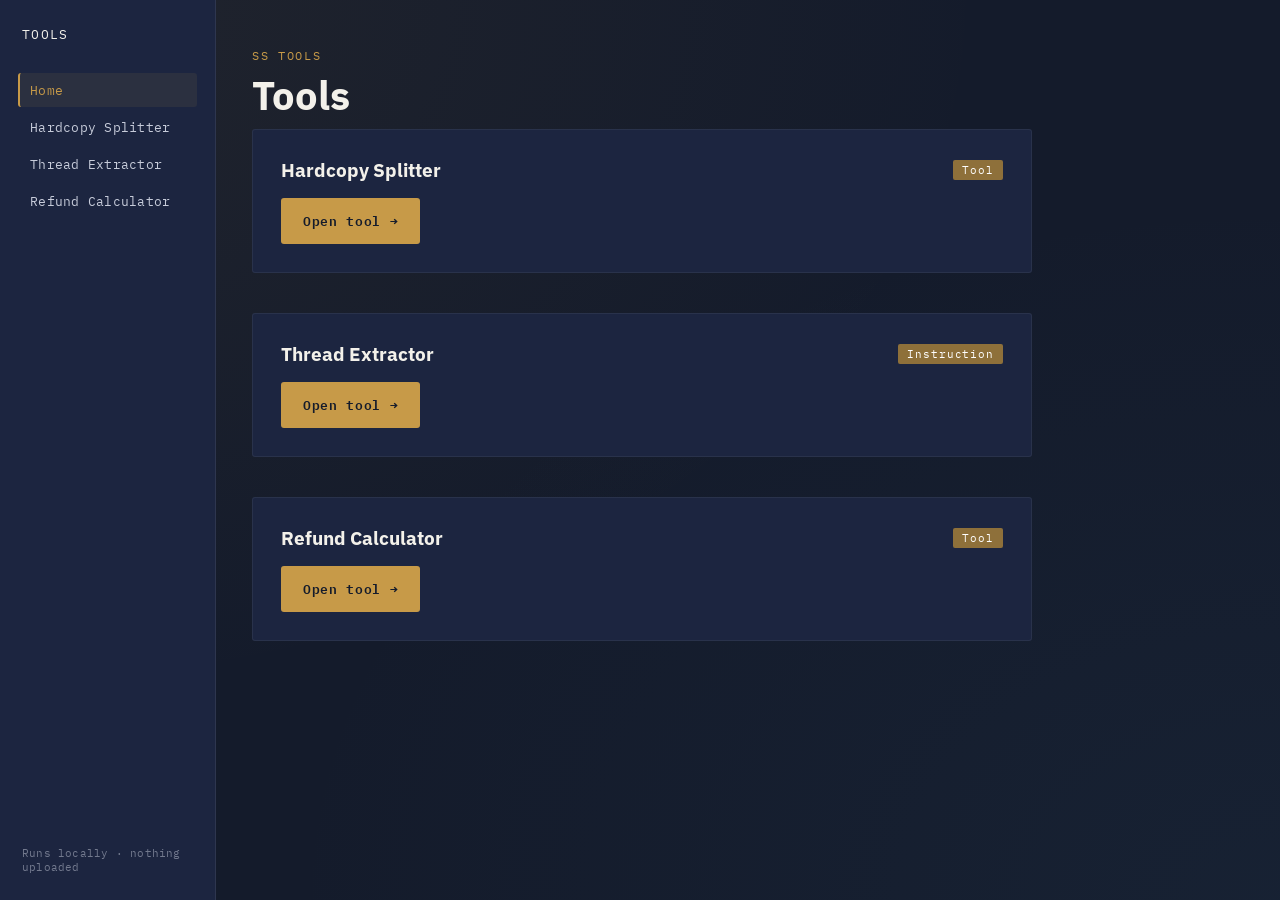
<file: index.html>
<!DOCTYPE html>
<html lang="en">
<head>
<meta charset="UTF-8">
<meta name="viewport" content="width=device-width, initial-scale=1.0">
<title>Splitter — Ops Tools</title>
<link rel="preconnect" href="https://fonts.googleapis.com">
<link rel="preconnect" href="https://fonts.gstatic.com" crossorigin>
<link href="https://fonts.googleapis.com/css2?family=IBM+Plex+Mono:wght@400;500;600&family=IBM+Plex+Sans:wght@400;500;600;700&display=swap" rel="stylesheet">
<link rel="stylesheet" href="styles.css">
<style>
  .tool-grid{
    display: grid;
    grid-template-columns: 1fr;
    gap: 16px;
  }
  .tool-card{
    display: flex;
    flex-direction: column;
    gap: 10px;
  }
  .tool-card .row-top{
    display:flex; align-items:center; justify-content:space-between; gap: 12px; flex-wrap: wrap;
  }
  .tool-tag{
    font-family: var(--mono);
    font-size: 11px;
    letter-spacing: 0.08em;
    color: #fff;
    padding: 3px 9px;
    border-radius: 2px;
  }
  .tool-tag.internal{ background: var(--gold-dim); }
  .tool-tag.external{ background: var(--en); }
  .tool-card h2{
    font-size: 19px;
    margin: 0;
    color: var(--text-hi);
  }
  .tool-card p{
    color: var(--text-lo);
    font-size: 14px;
    line-height: 1.55;
    margin: 0;
    max-width: 62ch;
  }
  .tool-card .row-bottom{
    margin-top: 6px;
    display: flex; align-items: center; gap: 14px; flex-wrap: wrap;
  }
  .tool-card .note{
    font-family: var(--mono);
    font-size: 12px;
    color: var(--text-lo);
    opacity: 0.75;
  }
</style>
</head>
<body>

<div class="app-shell">
<nav class="side-nav">
  <a class="brand" href="index.html">Tools</a>
  <div class="side-nav-links">
    <a href="index.html" class="current">Home</a>
    <a href="splitter.html">Hardcopy Splitter</a>
    <a href="extractor.html">Thread Extractor</a>
    <a href="refund.html">Refund Calculator</a>
  </div>
  <div class="side-nav-foot">Runs locally · nothing uploaded</div>
</nav>

<main class="main-content">
<div class="wrap">
  <p class="eyebrow">SS Tools</p>
  <h1>Tools</h1>

  <div class="tool-grid">

    <a class="card tool-card" href="splitter.html" style="text-decoration:none;">
      <div class="row-top">
        <h2>Hardcopy Splitter</h2>
        <span class="tool-tag internal">Tool</span>
      </div>
      <div class="row-bottom">
        <span class="btn-gold">Open tool →</span>
      </div>
    </a>

    <a class="card tool-card" href="extractor.html" style="text-decoration:none;">
      <div class="row-top">
        <h2>Thread Extractor</h2>
        <span class="tool-tag internal">Instruction</span>
      </div>
      <div class="row-bottom">
        <span class="btn-gold">Open tool →</span>
      </div>
    </a>

    <a class="card tool-card" href="refund.html" style="text-decoration:none;">
      <div class="row-top">
        <h2>Refund Calculator</h2>
        <span class="tool-tag internal">Tool</span>
      </div>
      <div class="row-bottom">
        <span class="btn-gold">Open tool →</span>
      </div>
    </a>

  </div>

</div>
</main>
</div>

</body>
</html>
</file>
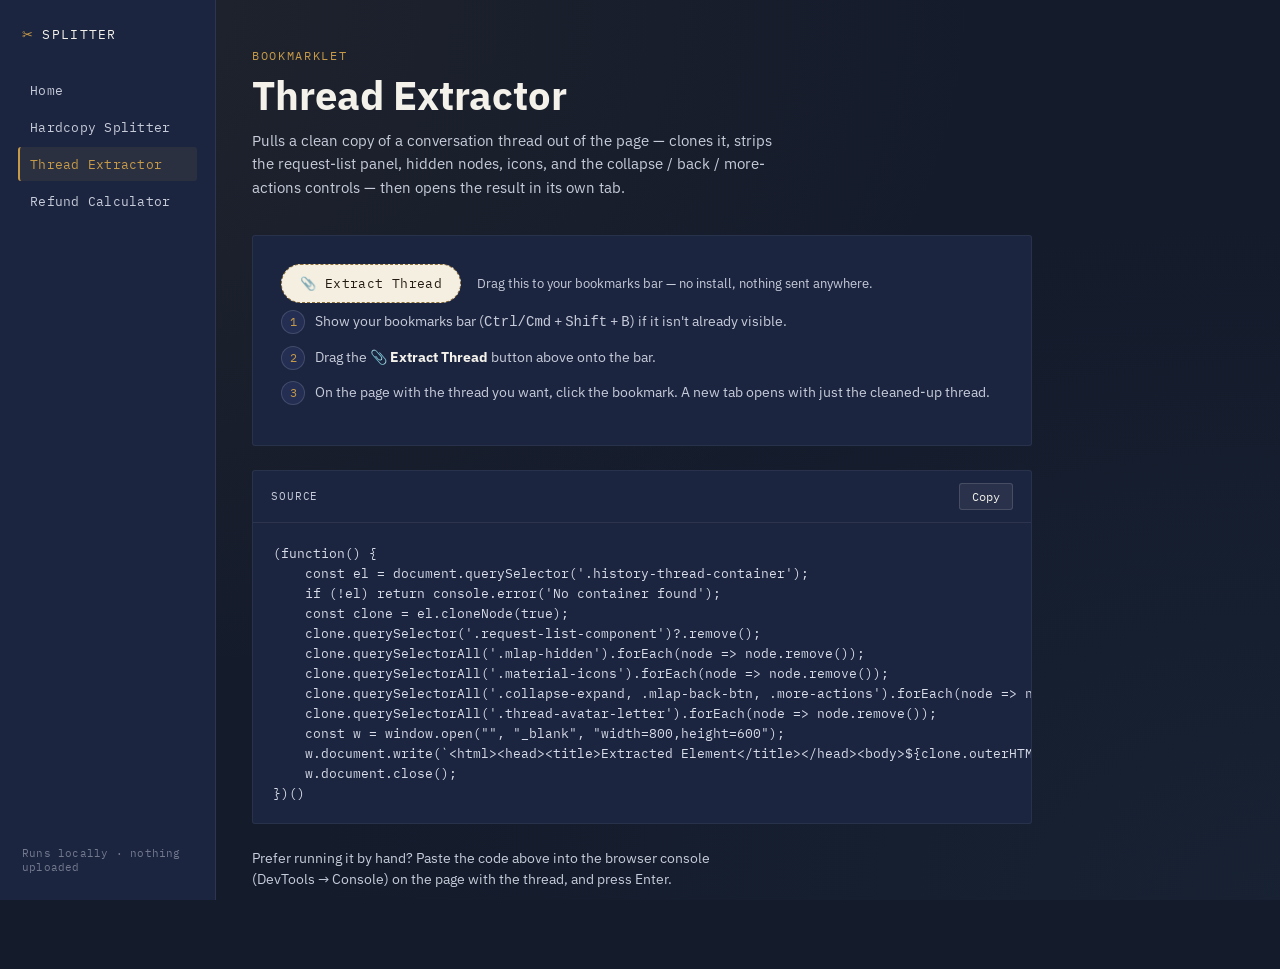
<file: extractor.html>
<!DOCTYPE html>
<html lang="en">
<head>
<meta charset="UTF-8">
<meta name="viewport" content="width=device-width, initial-scale=1.0">
<title>Thread Extractor</title>
<link rel="preconnect" href="https://fonts.googleapis.com">
<link rel="preconnect" href="https://fonts.gstatic.com" crossorigin>
<link href="https://fonts.googleapis.com/css2?family=IBM+Plex+Mono:wght@400;500;600&family=IBM+Plex+Sans:wght@400;500;600;700&display=swap" rel="stylesheet">
<link rel="stylesheet" href="styles.css">
<style>
  .bookmarklet-row{
    display: flex;
    align-items: center;
    gap: 16px;
    flex-wrap: wrap;
    margin-bottom: 8px;
  }
  .bookmarklet-link{
    font-family: var(--mono);
    font-size: 13px;
    letter-spacing: 0.03em;
    background: var(--stub);
    color: var(--ink-text);
    border: 1.5px dashed var(--gold-dim);
    padding: 10px 18px;
    border-radius: 20px;
    text-decoration: none;
    cursor: grab;
    display: inline-flex;
    align-items: center;
    gap: 8px;
  }
  .bookmarklet-link:active{ cursor: grabbing; }
  .drag-hint{
    font-size: 12.5px;
    color: var(--text-lo);
  }
  .drag-hint kbd{
    font-family: var(--mono);
    background: rgba(255,255,255,0.08);
    border: 1px solid rgba(255,255,255,0.15);
    border-radius: 3px;
    padding: 1px 6px;
    font-size: 11px;
  }

  .code-card{
    padding: 0;
    overflow: hidden;
  }
  .code-head{
    display: flex; align-items: center; justify-content: space-between;
    padding: 12px 18px;
    border-bottom: 1px solid rgba(255,255,255,0.07);
  }
  .code-head span{
    font-family: var(--mono); font-size: 11px; letter-spacing: 0.08em;
    text-transform: uppercase; color: var(--text-lo);
  }
  .copy-btn{
    font-family: var(--mono); font-size: 12px;
    background: rgba(255,255,255,0.06);
    border: 1px solid rgba(255,255,255,0.14);
    color: var(--text-hi);
    padding: 5px 12px;
    border-radius: 3px;
    cursor: pointer;
  }
  .copy-btn:hover{ border-color: var(--gold); }
  .copy-btn.copied{ color: var(--gold); border-color: var(--gold); }
  pre.code-block{
    margin: 0;
    padding: 20px;
    overflow-x: auto;
    font-family: var(--mono);
    font-size: 12.5px;
    line-height: 1.6;
    color: #D7DCE8;
  }

  .steps{
    counter-reset: step;
    list-style: none;
    padding: 0;
    margin: 0;
  }
  .steps li{
    position: relative;
    padding-left: 34px;
    margin-bottom: 14px;
    font-size: 14px;
    color: var(--text-lo);
    line-height: 1.5;
  }
  .steps li::before{
    counter-increment: step;
    content: counter(step);
    position: absolute; left: 0; top: -1px;
    width: 22px; height: 22px;
    background: var(--ink-panel-hi);
    border: 1px solid rgba(255,255,255,0.14);
    border-radius: 50%;
    color: var(--gold);
    font-family: var(--mono); font-size: 12px;
    display: flex; align-items: center; justify-content: center;
  }
  .steps li strong{ color: var(--text-hi); }
  .steps li code{
    font-family: var(--mono);
    background: rgba(255,255,255,0.06);
    padding: 1px 6px;
    border-radius: 3px;
    font-size: 12.5px;
  }

  .note-box{
    font-size: 13px;
    color: var(--text-lo);
    background: rgba(199,154,72,0.06);
    border: 1px solid rgba(199,154,72,0.25);
    border-radius: var(--radius);
    padding: 12px 16px;
    margin-top: 18px;
  }
</style>
</head>
<body>

<div class="app-shell">
<nav class="side-nav">
  <a class="brand" href="index.html"><span class="snip">✂</span> Splitter</a>
  <div class="side-nav-links">
    <a href="index.html">Home</a>
    <a href="splitter.html">Hardcopy Splitter</a>
    <a href="extractor.html" class="current">Thread Extractor</a>
    <a href="refund.html">Refund Calculator</a>
  </div>
  <div class="side-nav-foot">Runs locally · nothing uploaded</div>
</nav>

<main class="main-content">
<div class="wrap">

  <p class="eyebrow">Bookmarklet</p>
  <h1>Thread Extractor</h1>
  <p class="sub">Pulls a clean copy of a conversation thread out of the page — clones it, strips the request-list panel, hidden nodes, icons, and the collapse / back / more-actions controls — then opens the result in its own tab.</p>

  <div class="card">
    <div class="bookmarklet-row">
      <a class="bookmarklet-link" id="bookmarkletLink" href="#" title="Drag me to your bookmarks bar">📎 Extract Thread</a>
      <span class="drag-hint">Drag this to your bookmarks bar — no install, nothing sent anywhere.</span>
    </div>
    <ol class="steps">
      <li>Show your bookmarks bar (<kbd>Ctrl/Cmd</kbd> + <kbd>Shift</kbd> + <kbd>B</kbd>) if it isn't already visible.</li>
      <li>Drag the <strong>📎 Extract Thread</strong> button above onto the bar.</li>
      <li>On the page with the thread you want, click the bookmark. A new tab opens with just the cleaned-up thread.</li>
    </ol>
  </div>

  <div class="card code-card">
    <div class="code-head">
      <span>Source</span>
      <button class="copy-btn" id="copyBtn" type="button">Copy</button>
    </div>
    <pre class="code-block" id="codeBlock"></pre>
  </div>

  <p class="sub" style="margin-bottom:0; font-size:13.5px;">Prefer running it by hand? Paste the code above into the browser console (DevTools → Console) on the page with the thread, and press Enter.</p>

</div>
</main>
</div>

<script>
const snippetLines = [
  '(function() {',
  '    const el = document.querySelector(\'.history-thread-container\');',
  '    if (!el) return console.error(\'No container found\');',
  '    const clone = el.cloneNode(true);',
  '    clone.querySelector(\'.request-list-component\')?.remove();',
  '    clone.querySelectorAll(\'.mlap-hidden\').forEach(node => node.remove());',
  '    clone.querySelectorAll(\'.material-icons\').forEach(node => node.remove());',
  '    clone.querySelectorAll(\'.collapse-expand, .mlap-back-btn, .more-actions\').forEach(node => node.remove());',
  '    clone.querySelectorAll(\'.thread-avatar-letter\').forEach(node => node.remove());',
  '    const w = window.open("", "_blank", "width=800,height=600");',
  '    w.document.write(`<html><head><title>Extracted Element</title></head><body>${clone.outerHTML}</body></html>`);',
  '    w.document.close();',
  '})()'
];
const snippet = snippetLines.join('\n');

document.getElementById('codeBlock').textContent = snippet;
document.getElementById('bookmarkletLink').href = 'javascript:' + encodeURIComponent(snippet);

document.getElementById('copyBtn').addEventListener('click', async () => {
  const btn = document.getElementById('copyBtn');
  try{
    await navigator.clipboard.writeText(snippet);
    btn.textContent = 'Copied';
    btn.classList.add('copied');
    setTimeout(() => { btn.textContent = 'Copy'; btn.classList.remove('copied'); }, 1600);
  }catch(err){
    btn.textContent = 'Select & copy manually';
  }
});
</script>
</body>
</html>
</file>
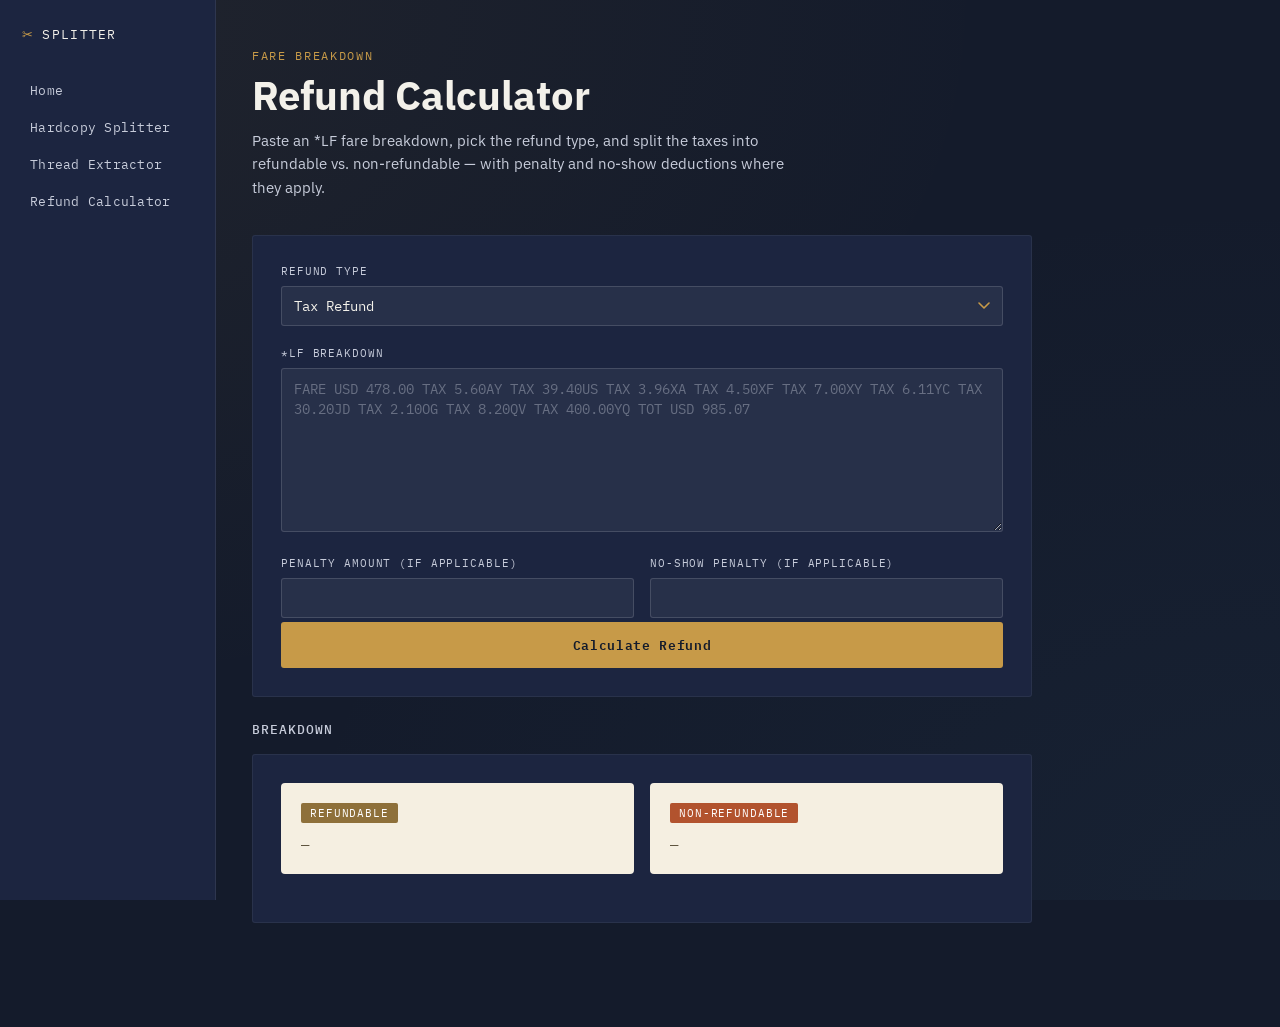
<file: refund.html>
<!DOCTYPE html>
<html lang="en">
<head>
<meta charset="UTF-8">
<meta name="viewport" content="width=device-width, initial-scale=1.0">
<title>Refund Calculator</title>
<link rel="preconnect" href="https://fonts.googleapis.com">
<link rel="preconnect" href="https://fonts.gstatic.com" crossorigin>
<link href="https://fonts.googleapis.com/css2?family=IBM+Plex+Mono:wght@400;500;600&family=IBM+Plex+Sans:wght@400;500;600;700&display=swap" rel="stylesheet">
<link rel="stylesheet" href="styles.css">
<style>
  .field{
    margin-bottom: 20px;
  }
  .field label{
    display: block;
    font-family: var(--mono);
    font-size: 11px;
    letter-spacing: 0.08em;
    text-transform: uppercase;
    color: var(--text-lo);
    margin-bottom: 8px;
  }
  select, textarea, input[type="number"]{
    width: 100%;
    background: rgba(255,255,255,0.05);
    border: 1px solid rgba(255,255,255,0.14);
    color: var(--text-hi);
    font-family: var(--mono);
    font-size: 13.5px;
    padding: 10px 12px;
    border-radius: 3px;
  }
  select:focus, textarea:focus, input[type="number"]:focus{
    outline: 2px solid var(--gold);
    outline-offset: 1px;
  }
  textarea{
    resize: vertical;
    line-height: 1.5;
  }
  textarea::placeholder{ color: rgba(199,204,218,0.4); }
  select{
    appearance: none;
    background-image: url('data:image/svg+xml;utf8,<svg xmlns="http://www.w3.org/2000/svg" width="12" height="8"><path d="M1 1l5 5 5-5" stroke="%23C79A48" stroke-width="1.6" fill="none" stroke-linecap="round" stroke-linejoin="round"/></svg>');
    background-repeat: no-repeat;
    background-position: right 12px center;
    padding-right: 32px;
    cursor: pointer;
  }
  .penalty-row{
    display: grid;
    grid-template-columns: 1fr 1fr;
    gap: 16px;
  }
  @media (max-width: 560px){ .penalty-row{ grid-template-columns: 1fr; } }

  .calc-btn{
    width: 100%;
    margin-top: 4px;
  }

  .results-head h2{
    font-family: var(--mono); font-size: 13px; letter-spacing: 0.08em;
    text-transform: uppercase; color: var(--text-lo); margin: 0 0 16px; font-weight: 500;
  }
  .stubs{
    display: grid;
    grid-template-columns: 1fr 1fr;
    gap: 16px;
    margin-bottom: 20px;
  }
  @media (max-width: 560px){ .stubs{ grid-template-columns: 1fr; } }
  .stub{
    background: var(--stub);
    color: var(--ink-text);
    border-radius: 4px;
    padding: 18px 20px;
  }
  .stub .tag{
    display:inline-block;
    font-family: var(--mono); font-size: 11px; letter-spacing: 0.08em;
    color: #fff; padding: 3px 9px; border-radius: 2px; margin-bottom: 10px;
  }
  .stub.refundable .tag{ background: var(--gold-dim); }
  .stub.nonrefundable .tag{ background: var(--es); }
  .stub pre{
    margin: 0;
    font-family: var(--mono);
    font-size: 13.5px;
    font-weight: 600;
    line-height: 1.6;
    white-space: pre-wrap;
    word-break: break-word;
    min-height: 1.6em;
    color: var(--ink-text);
  }
  .stub pre:empty::before{
    content: "—";
    color: var(--ink-text-dim);
    font-weight: 400;
  }
  .total-line{
    font-size: 22px;
    font-weight: 700;
    padding-top: 4px;
    border-top: 1px solid rgba(255,255,255,0.1);
    margin-top: 4px;
  }
  .total-line:empty{ display: none; }

  .source-note{
    font-family: var(--mono);
    font-size: 11.5px;
    color: var(--text-lo);
    opacity: 0.6;
    margin-top: 28px;
  }
  .source-note a{ color: var(--text-lo); }
  .source-note a:hover{ color: var(--gold); }
</style>
</head>
<body>

<div class="app-shell">
<nav class="side-nav">
  <a class="brand" href="index.html"><span class="snip">✂</span> Splitter</a>
  <div class="side-nav-links">
    <a href="index.html">Home</a>
    <a href="splitter.html">Hardcopy Splitter</a>
    <a href="extractor.html">Thread Extractor</a>
    <a href="refund.html">Refund Calculator</a>
  </div>
</nav>

<main class="main-content">
<div class="wrap">

  <p class="eyebrow">Fare Breakdown</p>
  <h1>Refund Calculator</h1>
  <p class="sub">Paste an *LF fare breakdown, pick the refund type, and split the taxes into refundable vs. non-refundable — with penalty and no-show deductions where they apply.</p>

  <div class="card">
    <div class="field">
      <label for="refundType">Refund Type</label>
      <select id="refundType">
        <option value="tax">Tax Refund</option>
        <option value="normal">Normal Refund</option>
        <option disabled value="partial">Partial Refund</option>
      </select>
    </div>

    <div class="field">
      <label for="breakdown">*LF Breakdown</label>
      <textarea id="breakdown" rows="7" placeholder="FARE USD 478.00 TAX 5.60AY TAX 39.40US TAX 3.96XA TAX 4.50XF TAX 7.00XY TAX 6.11YC TAX 30.20JD TAX 2.10OG TAX 8.20QV TAX 400.00YQ TOT USD 985.07"></textarea>
    </div>

    <div class="penalty-row">
      <div class="field" style="margin-bottom:0;">
        <label for="penaltyInput">Penalty Amount (if applicable)</label>
        <input type="number" id="penaltyInput">
      </div>
      <div class="field" style="margin-bottom:0;">
        <label for="noShowPenaltyInput">No-Show Penalty (if applicable)</label>
        <input type="number" id="noShowPenaltyInput">
      </div>
    </div>

    <button id="calculate" class="btn-gold calc-btn" type="button">Calculate Refund</button>
  </div>

  <div class="results-head"><h2>Breakdown</h2></div>
  <div class="card">
    <div class="stubs">
      <div class="stub refundable">
        <span class="tag">REFUNDABLE</span>
        <pre id="refundableTaxes"></pre>
      </div>
      <div class="stub nonrefundable">
        <span class="tag">NON-REFUNDABLE</span>
        <pre id="nonRefundableTaxes"></pre>
      </div>
    </div>
    <p class="total-line" id="refundAmount"></p>
  </div>
</div>
</main>
</div>

<script>
var nonRefundableTaxCodesForTaxRefund = ["YQ", "YR", "US", "XF", "PI", "S4", "EQ", "E2", "ED", "L8", "O7", "I6", "N7", "N9", "PE", "CR", "BU", "DI", "FV", "FW", "BZ", "XL", "PH", "E3", "PA", "OU", "K3", "J9", "ZP"];
var nonRefundableTaxCodesForNormalRefund = ["PI", "S4", "EQ", "E2", "ED", "L8", "O7", "I6", "N7", "N9", "PE", "CR", "BU", "DI", "FV", "FW", "BZ", "XL", "PH", "E3", "PA", "OU", "K3", "J9"];
var selectedRefundType = 'tax'; // Default to 'tax'

function setRefundType(refundType) {
    selectedRefundType = refundType;
}

function calculateRefund() {
    // Get the breakdown from the user input
    var breakdown = document.getElementById("breakdown").value;
    // Split the breakdown into individual items
    var items = breakdown.split(/\s+/);
    // Initialize refund amount
    var refundAmount = 0.0;
    // Initialize refundable and non-refundable tax breakdowns
    var refundableTaxes = '';
    var nonRefundableTaxes = '';
    // Get the refund type
    var refundType = document.getElementById("refundType").value;
    // Find the fare amount
    var fareAmount = 0.0;
    for (var i = 0; i < items.length; i++) {
        if (items[i] === "FARE") {
            var amount = parseFloat(items[i + 2]);
            if (!isNaN(amount)) {
                fareAmount = amount;
                break;
            }
        }
    }
    // Get the penalty input
    var penaltyInput = document.getElementById("penaltyInput");
    var penaltyAmount = parseFloat(penaltyInput.value) || 0;
    // Get the "no-show" penalty input
    var noShowPenaltyInput = document.getElementById("noShowPenaltyInput");
    var noShowPenaltyAmount = parseFloat(noShowPenaltyInput.value) || 0;
    // Calculate the refund based on the refund type and categorize taxes
    for (var i = 0; i < items.length; i++) {
        if (items[i] === "TAX") {
            var taxCode = items[i + 1].slice(-2); // Extract the last two characters as the tax code
            var amount = parseFloat(items[i + 1]);
            if (!isNaN(amount) && taxCode) {
                if ((refundType === "tax" && nonRefundableTaxCodesForTaxRefund.includes(taxCode)) ||
                    (refundType === "normal" && nonRefundableTaxCodesForNormalRefund.includes(taxCode))) {
                    nonRefundableTaxes += 'TAX ' + amount.toFixed(2) + taxCode + '\n';
                } else {
                    refundableTaxes += 'TAX ' + amount.toFixed(2) + taxCode + '\n';
                    refundAmount += amount;
                }
            }
        }
    }
    var refundableTaxesAmount = 0.0;
    for (var i = 0; i < items.length; i++) {
        if (items[i] === "TAX") {
            var taxCode = items[i + 1].slice(-2); // Extract the last two characters as the tax code
            var amount = parseFloat(items[i + 1]);
            if (!isNaN(amount) && taxCode && !nonRefundableTaxCodesForTaxRefund.includes(taxCode)) {
                refundableTaxesAmount += amount;
            }
        }
    }
    // Calculate the refund amount based on the refund type, including penalties
    if (refundType === "normal") {
        refundAmount = fareAmount - penaltyAmount - noShowPenaltyAmount;
        if (refundAmount <= 0) {
            refundAmount = '<span style="color: var(--es);">Not possible(Penalties higher than fare)</span>';
        } else {
            refundAmount += refundableTaxesAmount;
        }
    }
    // Display the refundable and non-refundable tax breakdowns
    document.getElementById("refundableTaxes").textContent = refundableTaxes;
    document.getElementById("nonRefundableTaxes").textContent = nonRefundableTaxes;
    // Display the refund amount
    var refundAmountText = "Refund Amount: " + refundAmount;
    var coloredRefundAmountText = refundAmountText.replace(/\d+\.\d+/, '<span style="color: var(--gold);">$&</span>');
    document.getElementById("refundAmount").innerHTML = coloredRefundAmountText;
}

document.getElementById('calculate').addEventListener('click', calculateRefund);
</script>
</body>
</html>
</file>
<file: styles.css>
:root{
  --ink: #141B2B;
  --ink-panel: #1C2540;
  --ink-panel-hi: #232E52;
  --stub: #F5EFE1;
  --stub-dim: #E8DFC9;
  --gold: #C79A48;
  --gold-dim: #8E703A;
  --es: #B2532E;
  --en: #3C6E91;
  --text-lo: #C7CCDA;
  --text-hi: #F3F1EA;
  --ink-text: #241B12;
  --ink-text-dim: #5E543F;
  --radius: 3px;
  --mono: 'IBM Plex Mono', ui-monospace, monospace;
  --sans: 'IBM Plex Sans', system-ui, sans-serif;
}
*{ box-sizing: border-box; }
html,body{ margin:0; padding:0; }
body{
  background: var(--ink);
  background-image:
    radial-gradient(ellipse at top left, rgba(199,154,72,0.07), transparent 55%),
    radial-gradient(ellipse at bottom right, rgba(60,110,145,0.08), transparent 55%);
  background-attachment: fixed;
  color: var(--text-hi);
  font-family: var(--sans);
  min-height: 100vh;
}
a{ color: inherit; }
.wrap{ max-width: 780px; }

/* ---- app shell / side nav ---- */
.app-shell{
  display: flex;
  align-items: stretch;
  min-height: 100vh;
}
.side-nav{
  flex-shrink: 0;
  width: 216px;
  background: var(--ink-panel);
  border-right: 1px solid rgba(255,255,255,0.08);
  padding: 26px 18px;
  position: sticky;
  top: 0;
  align-self: flex-start;
  height: 100vh;
  overflow-y: auto;
  display: flex;
  flex-direction: column;
  gap: 30px;
}
.side-nav .brand{
  font-family: var(--mono);
  font-size: 13px;
  letter-spacing: 0.1em;
  text-transform: uppercase;
  color: var(--text-hi);
  text-decoration: none;
  display: flex;
  align-items: center;
  gap: 8px;
  padding: 0 4px;
}
.side-nav .brand .snip{ color: var(--gold); }
.side-nav-links{
  display: flex;
  flex-direction: column;
  gap: 3px;
}
.side-nav-links a{
  font-family: var(--mono);
  font-size: 12.5px;
  letter-spacing: 0.02em;
  text-decoration: none;
  color: var(--text-lo);
  padding: 9px 10px;
  border-radius: 3px;
  border-left: 2px solid transparent;
  transition: color .15s ease, background .15s ease, border-color .15s ease;
}
.side-nav-links a:hover{ color: var(--text-hi); background: rgba(255,255,255,0.05); }
.side-nav-links a.current{
  color: var(--gold);
  background: rgba(199,154,72,0.09);
  border-left-color: var(--gold);
}
.side-nav-links a .ext{ opacity: 0.6; font-size: 10px; margin-left: 4px; }
.side-nav-foot{
  margin-top: auto;
  font-family: var(--mono);
  font-size: 10.5px;
  letter-spacing: 0.02em;
  color: var(--text-lo);
  opacity: 0.5;
  padding: 0 4px;
}
.main-content{
  flex: 1;
  min-width: 0;
  padding: 48px 36px 80px;
}

@media (max-width: 720px){
  .app-shell{ flex-direction: column; }
  .side-nav{
    width: 100%;
    height: auto;
    position: relative;
    flex-direction: row;
    align-items: center;
    gap: 18px;
    padding: 14px 16px;
    overflow-x: auto;
  }
  .side-nav-links{ flex-direction: row; gap: 4px; }
  .side-nav-foot{ display: none; }
  .main-content{ padding: 32px 20px 64px; }
}

/* ---- header ---- */
.eyebrow{
  font-family: var(--mono);
  font-size: 12px;
  letter-spacing: 0.14em;
  color: var(--gold);
  text-transform: uppercase;
  margin: 0 0 10px;
}
h1{
  font-family: var(--sans);
  font-weight: 700;
  font-size: clamp(28px, 4.5vw, 40px);
  line-height: 1.1;
  margin: 0 0 12px;
  color: var(--text-hi);
}
.sub{
  color: var(--text-lo);
  font-size: 15px;
  line-height: 1.55;
  max-width: 60ch;
  margin: 0 0 36px;
}

/* ---- generic card ---- */
.card{
  background: var(--ink-panel);
  border: 1px solid rgba(255,255,255,0.06);
  border-radius: var(--radius);
  padding: 28px;
  margin-bottom: 24px;
}

/* ---- generic buttons ---- */
.btn-gold{
  font-family: var(--mono);
  font-size: 13px;
  letter-spacing: 0.05em;
  background: var(--gold);
  color: var(--ink);
  border: none;
  padding: 12px 22px;
  border-radius: 3px;
  cursor: pointer;
  font-weight: 600;
  text-decoration: none;
  display: inline-block;
  transition: background .15s ease, transform .1s ease;
}
.btn-gold:hover{ background: #D9AC5D; }
.btn-gold:active{ transform: scale(0.98); }

.btn-ghost{
  font-family: var(--mono);
  font-size: 12.5px;
  background: none;
  border: 1px solid rgba(255,255,255,0.18);
  color: var(--text-lo);
  padding: 10px 18px;
  border-radius: 3px;
  cursor: pointer;
  text-decoration: none;
  display: inline-block;
}
.btn-ghost:hover{ color: var(--text-hi); border-color: var(--gold); }

footer{
  text-align: center; margin-top: 40px;
  font-size: 12px; color: var(--text-lo); opacity: 0.6;
  font-family: var(--mono);
}
</file>
